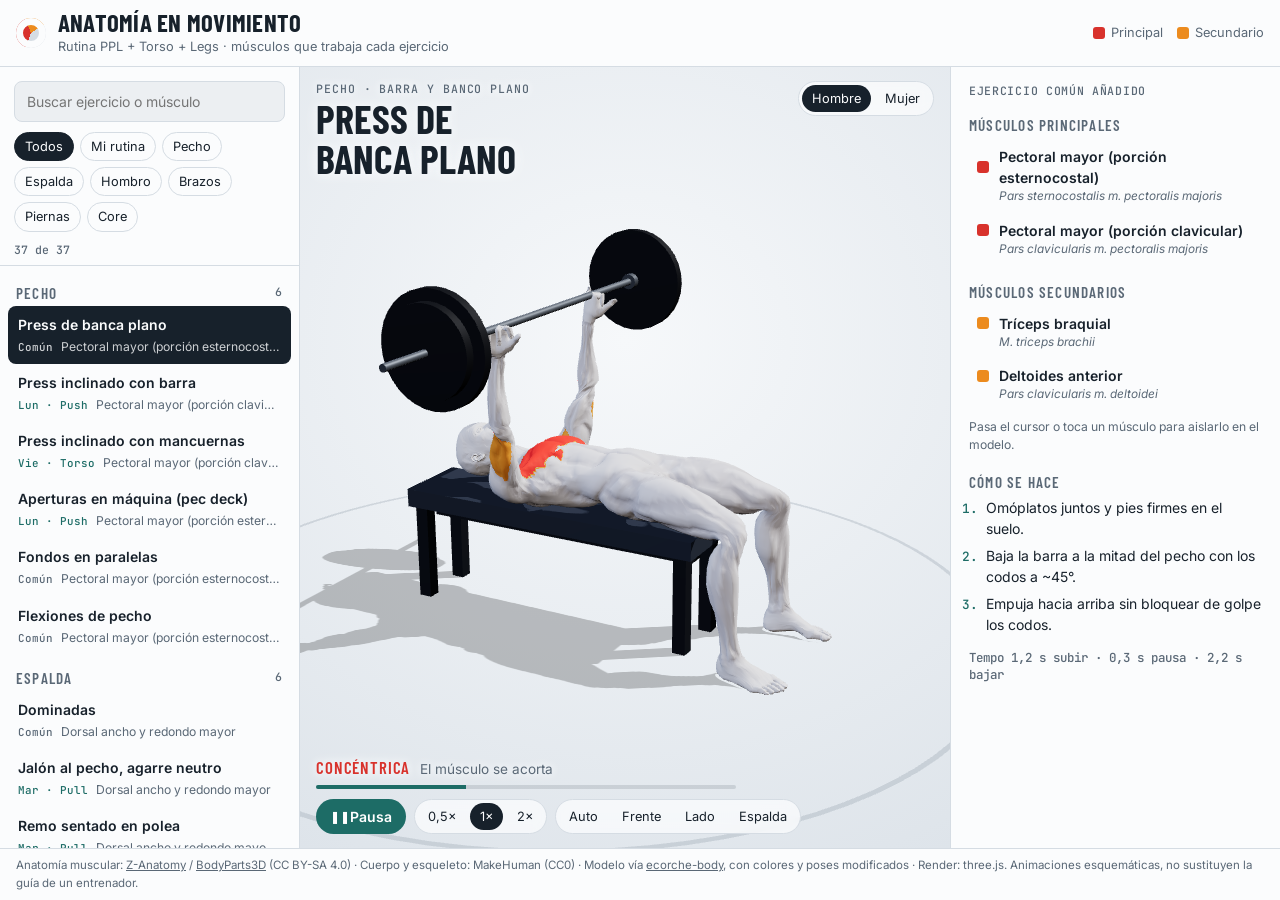
<file: index.html>
<!doctype html>
<html lang="es">
<head>
<meta charset="utf-8">
<meta name="viewport" content="width=device-width, initial-scale=1, viewport-fit=cover">
<title>Anatomía en Movimiento</title>
<meta name="claude:viewport-fit-sides" content="cover">
<meta name="description" content="Modelo anatómico 3D que ejecuta ejercicios de gimnasio y resalta los músculos que trabajan.">
<link rel="preconnect" href="https://fonts.googleapis.com">
<link rel="preconnect" href="https://fonts.gstatic.com" crossorigin>
<link rel="stylesheet" href="https://fonts.googleapis.com/css2?family=Barlow+Condensed:wght@500;600;700&family=Inter:wght@400;500;600&family=JetBrains+Mono:wght@500&display=swap">
<link rel="stylesheet" href="css/styles.css">
</head>
<body>
<div class="app">
  <header class="top">
    <div class="brand">
      <span class="brand-mark" aria-hidden="true"></span>
      <div>
        <h1>Anatomía en Movimiento</h1>
        <p>Rutina PPL + Torso + Legs · músculos que trabaja cada ejercicio</p>
      </div>
    </div>
    <div class="legend" aria-label="Leyenda de colores">
      <span><i class="sw p"></i>Principal</span>
      <span><i class="sw s"></i>Secundario</span>
    </div>
  </header>

  <aside class="side" aria-label="Ejercicios">
    <div class="side-head">
      <label class="search" for="search">
        <span class="visually-hidden">Buscar ejercicio o músculo</span>
        <input id="search" type="search" placeholder="Buscar ejercicio o músculo" autocomplete="off">
      </label>
      <div class="filters" id="filters" role="group" aria-label="Filtrar">
        <button type="button" data-f="todos" aria-pressed="true">Todos</button>
        <button type="button" data-f="rutina" aria-pressed="false">Mi rutina</button>
        <button type="button" data-f="pecho" aria-pressed="false">Pecho</button>
        <button type="button" data-f="espalda" aria-pressed="false">Espalda</button>
        <button type="button" data-f="hombro" aria-pressed="false">Hombro</button>
        <button type="button" data-f="brazos" aria-pressed="false">Brazos</button>
        <button type="button" data-f="piernas" aria-pressed="false">Piernas</button>
        <button type="button" data-f="core" aria-pressed="false">Core</button>
      </div>
      <p class="count" id="count"></p>
    </div>
    <ul class="list" id="list"></ul>
  </aside>

  <main class="stage" id="stage">
    <canvas id="scene" aria-label="Modelo anatómico 3D ejecutando el ejercicio. Arrastra para girar."></canvas>
    <div class="loading" id="loading">Cargando modelo anatómico…</div>
    <div class="hud-top">
      <div class="ex-head">
        <p class="eyebrow"><span id="ex-cat"></span> · <span id="ex-equip"></span></p>
        <h2 id="ex-title">—</h2>
      </div>
      <div class="seg" id="sex" role="group" aria-label="Modelo">
        <button type="button" data-sex="m" aria-pressed="true">Hombre</button>
        <button type="button" data-sex="f" aria-pressed="false">Mujer</button>
      </div>
    </div>
    <div class="hud-bottom">
      <div class="phase-wrap">
        <p class="phase" id="phase" aria-live="off"></p>
        <div class="track"><div class="bar" id="bar"></div></div>
      </div>
      <div class="controls">
        <button type="button" id="play" class="play" aria-pressed="true"><span class="ico" aria-hidden="true">❚❚</span><span class="lbl">Pausa</span></button>
        <div class="seg" id="speed" role="group" aria-label="Velocidad">
          <button type="button" data-s="0.5" aria-pressed="false">0,5×</button>
          <button type="button" data-s="1" aria-pressed="true">1×</button>
          <button type="button" data-s="2" aria-pressed="false">2×</button>
        </div>
        <div class="seg" id="views" role="group" aria-label="Vista">
          <button type="button" data-v="auto">Auto</button>
          <button type="button" data-v="front">Frente</button>
          <button type="button" data-v="side">Lado</button>
          <button type="button" data-v="back">Espalda</button>
        </div>
      </div>
    </div>
  </main>

  <section class="info" aria-label="Detalle del ejercicio">
    <p class="src" id="ex-src"></p>
    <div class="rx" id="rx" hidden></div>
    <h3>Músculos principales</h3>
    <ul class="muscles" id="prim"></ul>
    <h3>Músculos secundarios</h3>
    <ul class="muscles" id="sec"></ul>
    <p class="hint">Pasa el cursor o toca un músculo para aislarlo en el modelo.</p>
    <h3>Cómo se hace</h3>
    <ol class="cues" id="cues"></ol>
    <p class="tempo" id="tempo"></p>
    <p class="side-note" id="side-note" hidden></p>
  </section>

  <footer class="credit">
    Anatomía muscular: <a href="https://www.z-anatomy.com/" target="_blank" rel="noopener">Z-Anatomy</a> / <a href="https://lifesciencedb.jp/bp3d/" target="_blank" rel="noopener">BodyParts3D</a> (CC BY-SA 4.0) · Cuerpo y esqueleto: MakeHuman (CC0) · Modelo vía <a href="https://github.com/AygunAlpKagan/ecorche-body" target="_blank" rel="noopener">ecorche-body</a>, con colores y poses modificados · Render: three.js. Animaciones esquemáticas, no sustituyen la guía de un entrenador.
  </footer>
</div>
<script type="module" src="js/main.js"></script>
</body>
</html>
</file>
<file: css/styles.css>
/* Layout: catálogo a la izquierda, escenario 3D al centro, ficha anatómica a la derecha.
   En móvil: escenario arriba, ficha y catálogo debajo. */
:root {
  --bg: #eceff2;
  --panel: #fbfcfd;
  --ink: #17212b;
  --muted: #5a6876;
  --line: #d5dce3;
  --stage-a: #f6f8fa;
  --stage-b: #d9e0e7;
  --prim: #d8322c;
  --sec: #ec8b1e;
  --accent: #1d6c66;
  --accent-ink: #ffffff;
  --chip: #e3e8ed;
  --f-display: "Barlow Condensed", "Arial Narrow", "Roboto Condensed", system-ui, sans-serif;
  --f-body: "Inter", system-ui, -apple-system, "Segoe UI", Roboto, sans-serif;
  --f-mono: "JetBrains Mono", ui-monospace, "SFMono-Regular", Menlo, monospace;
  --r: 10px;
}
@media (prefers-color-scheme: dark) {
  :root:not([data-theme="light"]) {
    --bg: #0e1318; --panel: #141b22; --ink: #e5ebf0; --muted: #93a0ad; --line: #26313b;
    --stage-a: #1a222b; --stage-b: #0b0f13; --prim: #ef4a42; --sec: #f39b34; --accent: #4bb0a6; --accent-ink: #06201d;
    --chip: #1f2831; color-scheme: dark;
  }
}
:root[data-theme="dark"] {
  --bg: #0e1318; --panel: #141b22; --ink: #e5ebf0; --muted: #93a0ad; --line: #26313b;
  --stage-a: #1a222b; --stage-b: #0b0f13; --prim: #ef4a42; --sec: #f39b34; --accent: #4bb0a6; --accent-ink: #06201d;
  --chip: #1f2831; color-scheme: dark;
}

* { box-sizing: border-box; }
html, body { height: 100%; }
body { margin: 0; background: var(--bg); color: var(--ink); font: 14px/1.5 var(--f-body); -webkit-font-smoothing: antialiased; }
button { font: inherit; color: inherit; }
:focus-visible { outline: 2px solid var(--accent); outline-offset: 2px; }
[hidden] { display: none !important; }
.visually-hidden { position: absolute; width: 1px; height: 1px; overflow: hidden; clip: rect(0 0 0 0); white-space: nowrap; }

.app {
  height: 100%;
  display: grid;
  grid-template-columns: 300px minmax(0, 1fr) 330px;
  grid-template-rows: auto minmax(0, 1fr) auto;
  grid-template-areas: "top top top" "side stage info" "credit credit credit";
}

/* cabecera */
.top {
  grid-area: top; display: flex; align-items: center; justify-content: space-between; gap: 16px;
  padding-block: 10px; padding-left: max(16px, env(safe-area-inset-left, 0px)); padding-right: max(16px, env(safe-area-inset-right, 0px));
  border-bottom: 1px solid var(--line); background: var(--panel);
}
.brand { display: flex; align-items: center; gap: 12px; min-width: 0; }
.brand-mark { width: 30px; height: 30px; border-radius: 50%; flex: none;
  background: conic-gradient(from 200deg, var(--prim) 0 38%, var(--sec) 38% 60%, var(--line) 60% 100%); box-shadow: inset 0 0 0 7px var(--panel); }
.brand h1 { margin: 0; font: 700 1.55rem/1 var(--f-display); letter-spacing: 0.01em; text-transform: uppercase; }
.brand p { margin: 2px 0 0; color: var(--muted); font-size: 0.8rem; }
.legend { display: flex; gap: 14px; font-size: 0.8rem; color: var(--muted); flex: none; }
.legend span { display: inline-flex; align-items: center; gap: 6px; }
.sw { width: 12px; height: 12px; border-radius: 3px; display: inline-block; flex: none; }
.sw.p, .muscle.p .sw, .dot.p { background: var(--prim); }
.sw.s, .muscle.s .sw, .dot.s { background: var(--sec); }

/* catálogo */
.side { grid-area: side; display: flex; flex-direction: column; min-height: 0; border-right: 1px solid var(--line); background: var(--panel); }
.side-head { padding: 14px 14px 8px; display: grid; gap: 10px; border-bottom: 1px solid var(--line); }
.search input { width: 100%; padding: 9px 12px; border: 1px solid var(--line); border-radius: 8px; background: var(--bg); color: var(--ink); font: inherit; }
.filters { display: flex; flex-wrap: wrap; gap: 6px; }
.filters button, .seg button {
  border: 1px solid var(--line); background: transparent; border-radius: 999px; padding: 4px 10px; font-size: 0.8rem; cursor: pointer; white-space: nowrap;
}
.filters button[aria-pressed="true"], .seg button[aria-pressed="true"] { background: var(--ink); color: var(--panel); border-color: var(--ink); }
.count { margin: 0; color: var(--muted); font: 500 0.72rem var(--f-mono); }
.list { list-style: none; margin: 0; padding: 4px 8px 16px; overflow-y: auto; min-height: 0; }
.list .cat { font: 600 0.95rem var(--f-display); text-transform: uppercase; letter-spacing: 0.08em; color: var(--muted); padding: 14px 8px 4px; display: flex; justify-content: space-between; }
.list .cat span { font: 500 0.72rem var(--f-mono); }
.list .empty { padding: 16px 8px; color: var(--muted); }
.ex { width: 100%; text-align: left; background: none; border: 0; border-radius: 8px; padding: 8px 10px; cursor: pointer; display: grid; gap: 3px; }
.ex:hover { background: var(--chip); }
.ex[aria-current="true"] { background: var(--ink); color: var(--panel); }
.ex[aria-current="true"] .muscle-names, .ex[aria-current="true"] .tag { color: inherit; opacity: 0.8; }
.ex-name { font-weight: 600; }
.ex-meta { display: flex; gap: 8px; align-items: baseline; min-width: 0; }
.tag { font: 500 0.68rem var(--f-mono); color: var(--accent); white-space: nowrap; }
.tag.add { color: var(--muted); }
.muscle-names { font-size: 0.76rem; color: var(--muted); white-space: nowrap; overflow: hidden; text-overflow: ellipsis; min-width: 0; }

/* escenario */
.stage { grid-area: stage; position: relative; min-height: 0; overflow: hidden;
  background: radial-gradient(120% 90% at 50% 35%, var(--stage-a), var(--stage-b)); }
#scene { position: absolute; inset: 0; width: 100%; height: 100%; display: block; touch-action: none; cursor: grab; }
#scene:active { cursor: grabbing; }
.loading { position: absolute; inset: 0; display: grid; place-items: center; color: var(--muted); font: 500 0.85rem var(--f-mono); pointer-events: none; }
.hud-top { position: absolute; top: 14px; left: 16px; right: 16px; display: flex; justify-content: space-between; align-items: flex-start; gap: 12px; pointer-events: none; }
.hud-top > * { pointer-events: auto; }
.ex-head, .phase { text-shadow: 0 0 6px var(--stage-a), 0 0 14px var(--stage-a); }
.eyebrow { margin: 0; font: 500 0.72rem var(--f-mono); text-transform: uppercase; letter-spacing: 0.08em; color: var(--muted); }
.ex-head h2 { margin: 2px 0 0; font: 700 clamp(1.6rem, 3.2vw, 2.5rem)/1 var(--f-display); text-transform: uppercase; text-wrap: balance; max-width: 18ch; }
.seg { display: inline-flex; gap: 4px; padding: 3px; border-radius: 999px; background: color-mix(in srgb, var(--panel) 80%, transparent); border: 1px solid var(--line); backdrop-filter: blur(6px); }
.seg button { border: 0; }
.hud-bottom { position: absolute; left: 16px; right: 16px; bottom: 14px; display: grid; gap: 10px; pointer-events: none; }
.hud-bottom > * { pointer-events: auto; }
.phase-wrap { max-width: 420px; }
.phase { margin: 0 0 6px; font-size: 0.85rem; color: var(--muted); min-height: 1.3em; }
.phase b { font: 600 1.05rem var(--f-display); text-transform: uppercase; letter-spacing: 0.05em; color: var(--ink); margin-right: 6px; }
.phase[data-phase="up"] b, .phase[data-phase="top"] b, .phase[data-phase="iso"] b { color: var(--prim); }
.track { height: 4px; border-radius: 4px; background: color-mix(in srgb, var(--ink) 12%, transparent); overflow: hidden; }
.bar { height: 100%; background: var(--accent); transform-origin: left; transform: scaleX(0); }
.controls { display: flex; flex-wrap: wrap; gap: 8px; align-items: center; }
.play { display: inline-flex; align-items: center; gap: 8px; border: 0; border-radius: 999px; padding: 7px 14px; background: var(--accent); color: var(--accent-ink); font-weight: 600; cursor: pointer; }
.play .ico { font-size: 0.75rem; width: 1em; text-align: center; }

/* ficha */
.info { grid-area: info; overflow-y: auto; min-height: 0; padding: 16px 18px 24px; border-left: 1px solid var(--line); background: var(--panel); }
.src { margin: 0 0 12px; font: 500 0.72rem var(--f-mono); text-transform: uppercase; letter-spacing: 0.06em; }
.src.pdf { color: var(--accent); }
.src.add { color: var(--muted); }
.rx { display: grid; grid-template-columns: repeat(4, minmax(0, 1fr)); border: 1px solid var(--line); border-radius: var(--r); margin-bottom: 8px; }
.rx div { padding: 8px 10px; display: grid; gap: 1px; border-left: 1px solid var(--line); min-width: 0; }
.rx div:first-child { border-left: 0; }
.rx b { font: 500 0.88rem var(--f-mono); font-variant-numeric: tabular-nums; overflow-wrap: anywhere; }
.rx span { font-size: 0.7rem; color: var(--muted); }
.info h3 { margin: 18px 0 6px; font: 600 0.95rem var(--f-display); text-transform: uppercase; letter-spacing: 0.08em; color: var(--muted); }
.muscles { list-style: none; margin: 0; padding: 0; display: grid; gap: 2px; }
.muscles .none { color: var(--muted); padding: 4px 8px; }
.muscle { width: 100%; display: grid; grid-template-columns: 12px minmax(0, 1fr); column-gap: 10px; align-items: center; text-align: left; background: none; border: 0; border-radius: 8px; padding: 6px 8px; cursor: pointer; }
.muscle:hover, .muscle:focus-visible { background: var(--chip); }
.muscle .mn { font-weight: 600; }
.muscle .ml { grid-column: 2; font-size: 0.74rem; font-style: italic; color: var(--muted); }
.hint { margin: 8px 0 0; font-size: 0.76rem; color: var(--muted); }
.cues { margin: 0; padding-left: 1.2em; display: grid; gap: 6px; }
.cues li { max-width: 60ch; }
.cues li::marker { font: 500 0.8rem var(--f-mono); color: var(--accent); }
.tempo { margin: 14px 0 0; font: 500 0.78rem var(--f-mono); color: var(--muted); }
.side-note { margin: 8px 0 0; font-size: 0.8rem; color: var(--muted); }

.credit { grid-area: credit; padding-block: 8px; padding-left: max(16px, env(safe-area-inset-left, 0px)); padding-right: max(16px, env(safe-area-inset-right, 0px));
  font-size: 0.72rem; color: var(--muted); border-top: 1px solid var(--line); background: var(--panel); }
.credit a { color: inherit; }

/* pantallas medianas: ficha bajo el escenario */
@media (max-width: 1180px) {
  .app { grid-template-columns: 280px minmax(0, 1fr); grid-template-rows: auto minmax(0, 1fr) auto auto; grid-template-areas: "top top" "side stage" "side info" "credit credit"; }
  .info { border-left: 0; border-top: 1px solid var(--line); max-height: 34vh; }
}
/* móvil: todo apilado */
@media (max-width: 760px) {
  html, body { height: auto; }
  .app { display: flex; flex-direction: column; height: auto; }
  .top { order: 0; }
  .legend { display: none; }
  .stage { order: 1; display: flex; flex-direction: column; }
  #scene { position: relative; height: 58vh; min-height: 340px; }
  .hud-top { top: 10px; left: max(16px, env(safe-area-inset-left, 0px)); right: max(16px, env(safe-area-inset-right, 0px)); }
  .hud-bottom { position: static; padding-block: 10px 14px; padding-left: max(16px, env(safe-area-inset-left, 0px)); padding-right: max(16px, env(safe-area-inset-right, 0px)); border-top: 1px solid var(--line); background: var(--panel); }
  .info { order: 2; max-height: none; padding-left: max(16px, env(safe-area-inset-left, 0px)); padding-right: max(16px, env(safe-area-inset-right, 0px)); }
  .side { order: 3; border-right: 0; border-top: 1px solid var(--line); }
  .list { overflow: visible; }
  .credit { order: 4; }
  .ex-head h2 { font-size: 1.35rem; max-width: 14ch; }
  .hud-top .seg button { padding: 3px 8px; font-size: 0.75rem; }
  .seg button { padding: 4px 8px; }
  .phase-wrap { max-width: none; }
}
@media (prefers-reduced-motion: reduce) { * { scroll-behavior: auto !important; } }
</file>
